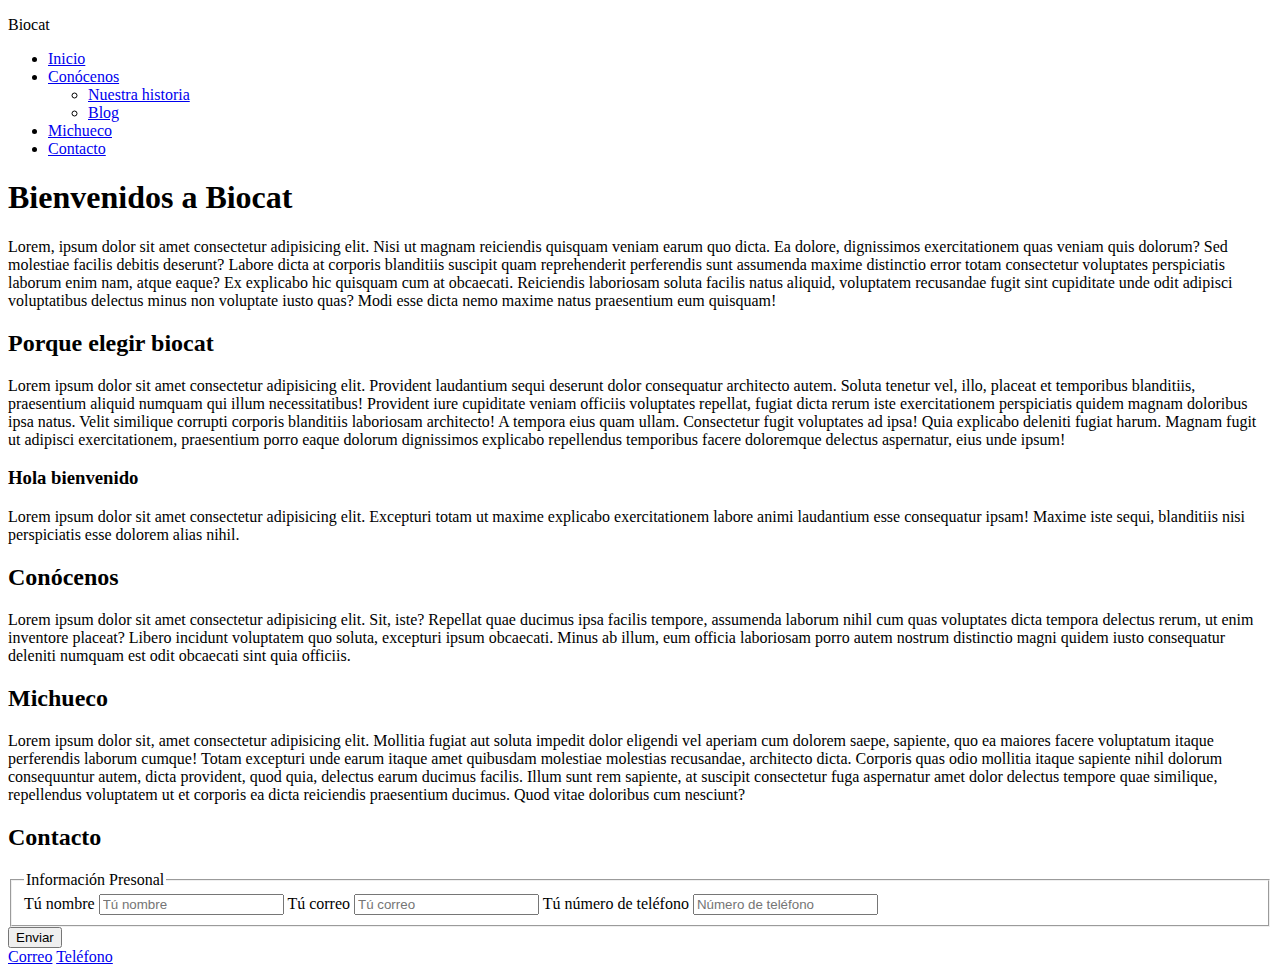
<file: index.html>
<!DOCTYPE html>
<html lang="es">
<head>
    <meta charset="UTF-8">
    <meta name="viewport" content="width=device-width, initial-scale=1.0">
    <meta name="description" content="La mejor arena para tus gatos las tienes en Biocat">
    <title>Document</title>
</head>
<body>
    <header>
        <nav>
        <p>Biocat</p>
        
        <ul>
            <li><a href="#">Inicio</a></li>
            <li><a href="#">Conócenos</a>
            <ul>
                <li><a href="#">Nuestra historia</a></li>
                <li><a href="#">Blog</a></li>
            </ul>
            </li>
            <li><a href="#">Michueco</a></li>
            <li><a href="#">Contacto</a></li>
        </ul>    
        </nav>
    </header>
    <section>
        <h1>Bienvenidos a Biocat</h1>
        <p>Lorem, ipsum dolor sit amet consectetur adipisicing elit. Nisi ut magnam reiciendis quisquam veniam earum quo dicta. Ea dolore, dignissimos exercitationem quas veniam quis dolorum? Sed molestiae facilis debitis deserunt?
        Labore dicta at corporis blanditiis suscipit quam reprehenderit perferendis sunt assumenda maxime distinctio error totam consectetur voluptates perspiciatis laborum enim nam, atque eaque? Ex explicabo hic quisquam cum at obcaecati.
        Reiciendis laboriosam soluta facilis natus aliquid, voluptatem recusandae fugit sint cupiditate unde odit adipisci voluptatibus delectus minus non voluptate iusto quas? Modi esse dicta nemo maxime natus praesentium eum quisquam!</p>
    </section>

    <section>
        <h2>Porque elegir biocat</h2>
        <article>
            <p>Lorem ipsum dolor sit amet consectetur adipisicing elit. Provident laudantium sequi deserunt dolor consequatur architecto autem. Soluta tenetur vel, illo, placeat et temporibus blanditiis, praesentium aliquid numquam qui illum necessitatibus!
            Provident iure cupiditate veniam officiis voluptates repellat, fugiat dicta rerum iste exercitationem perspiciatis quidem magnam doloribus ipsa natus. Velit similique corrupti corporis blanditiis laboriosam architecto! A tempora eius quam ullam.
            Consectetur fugit voluptates ad ipsa! Quia explicabo deleniti fugiat harum. Magnam fugit ut adipisci exercitationem, praesentium porro eaque dolorum dignissimos explicabo repellendus temporibus facere doloremque delectus aspernatur, eius unde ipsum!</p>
            <aside>
                <h3>Hola bienvenido</h3>
                Lorem ipsum dolor sit amet consectetur adipisicing elit. Excepturi totam ut maxime explicabo exercitationem labore animi laudantium esse consequatur ipsam! Maxime iste sequi, blanditiis nisi perspiciatis esse dolorem alias nihil.
            </aside>
        </article>
    </section>

    <section>
        <h2>Conócenos</h2>
        <p>Lorem ipsum dolor sit amet consectetur adipisicing elit. Sit, iste? Repellat quae ducimus ipsa facilis tempore, assumenda laborum nihil cum quas voluptates dicta tempora delectus rerum, ut enim inventore placeat?
        Libero incidunt voluptatem quo soluta, excepturi ipsum obcaecati. Minus ab illum, eum officia laboriosam porro autem nostrum distinctio magni quidem iusto consequatur deleniti numquam est odit obcaecati sint quia officiis.</p>
    </section>

    <section>
        <h2>Michueco</h2>
        <p>Lorem ipsum dolor sit, amet consectetur adipisicing elit. Mollitia fugiat aut soluta impedit dolor eligendi vel aperiam cum dolorem saepe, sapiente, quo ea maiores facere voluptatum itaque perferendis laborum cumque!
        Totam excepturi unde earum itaque amet quibusdam molestiae molestias recusandae, architecto dicta. Corporis quas odio mollitia itaque sapiente nihil dolorum consequuntur autem, dicta provident, quod quia, delectus earum ducimus facilis.
        Illum sunt rem sapiente, at suscipit consectetur fuga aspernatur amet dolor delectus tempore quae similique, repellendus voluptatem ut et corporis ea dicta reiciendis praesentium ducimus. Quod vitae doloribus cum nesciunt?</p>
    </section>

    <section>
        <h2>Contacto</h2>
        <form action="submit">
            <fieldset>
                <legend>Información Presonal</legend>

                <label for="name">Tú nombre</label>
                <input type="text" id="name" placeholder="Tú nombre">

                <label for="email">Tú correo</label>
                <input type="email" id="email" placeholder="Tú correo">

                <label for="tel">Tú número de teléfono</label>
                <input type="number" id="tel" placeholder="Número de teléfono">
            </fieldset>
            <button>Enviar</button>
        </form>
    </section>

    <footer>
        <a href="mailto:jhoancolinav@gmail.com">Correo</a>
        <a href="tel:633749218">Teléfono</a>
    </footer>
</body>
</html>
</file>
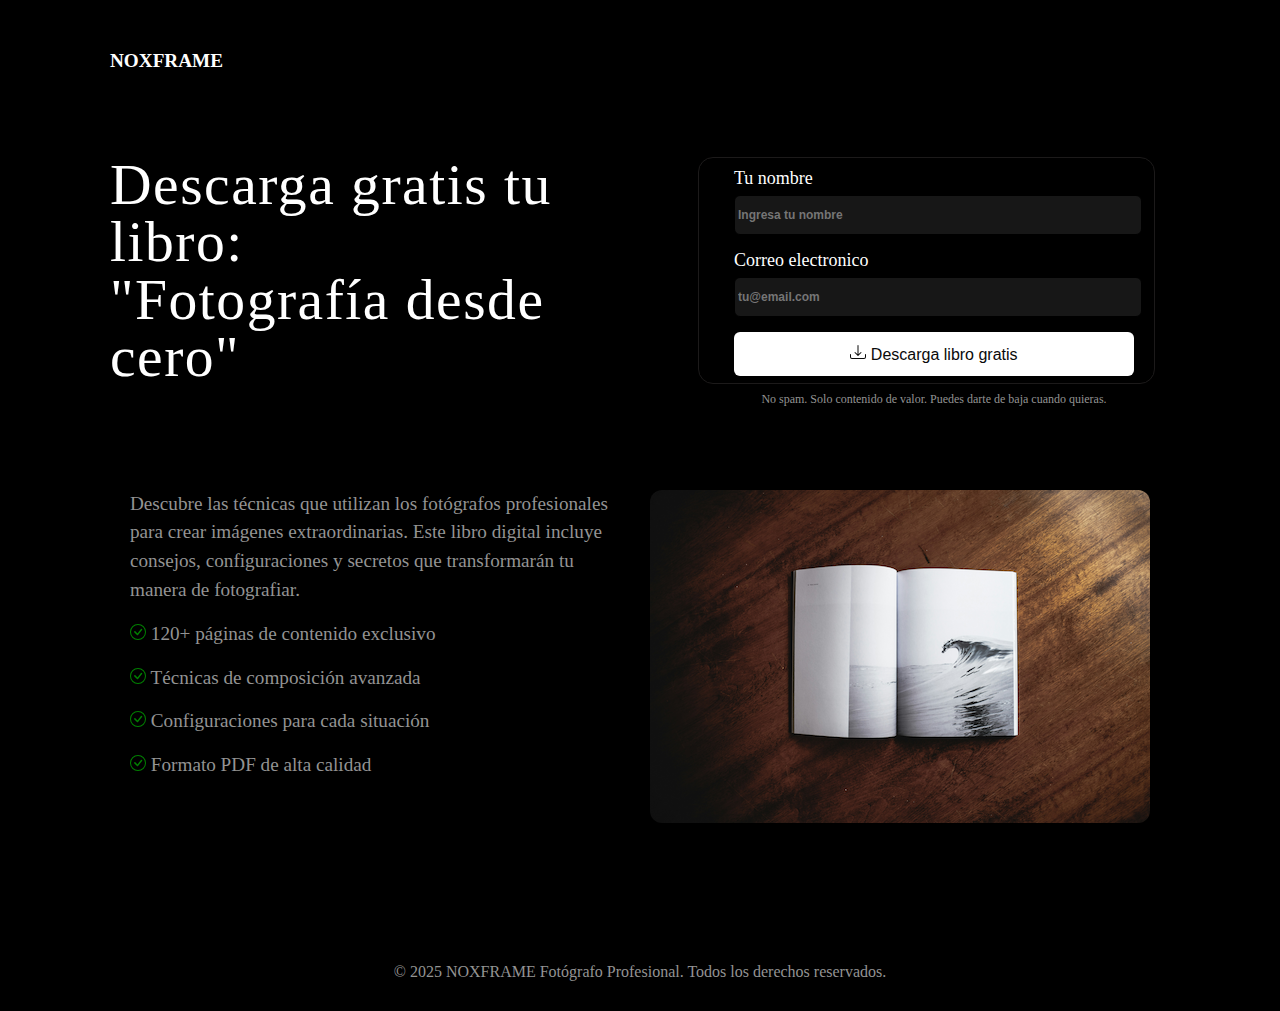
<file: descargar-libro/index.html>
<!DOCTYPE html>
<html lang="es">
<head>
    <meta charset="UTF-8">
    <meta name="viewport" content="width=device-width, initial-scale=1.0">
    <link rel="preconnect" href="https://fonts.googleapis.com">
<link rel="preconnect" href="https://fonts.gstatic.com" crossorigin>
<link href="https://fonts.googleapis.com/css2?family=Judson:ital,wght@0,400;0,700;1,400&display=swap" rel="stylesheet">
<link rel="stylesheet" href="style.css">
    <title>Descarga tu ebook</title>
</head>
    <body>
<header><strong>NOXFRAME</strong>
</header>

    <section class="hero">
        <div class="hero-text">
            <h1>Descarga gratis tu libro:
 <br> "Fotografía desde cero"</h1>
 </div>

    <form class="hero-form" action="http://localhost:5678/webhook/descargar-libro" method="POST">
        <label for="nombre">Tu nombre</label>
        <input type="text" id="nombre" name="nombre" placeholder="Ingresa tu nombre">
        <label for="correo electronico"> Correo electronico</label>
        <input type="text" id="correo electronico" name="correo electronico" placeholder="tu@email.com">
   
        <button type="submit"><svg xmlns="http://www.w3.org/2000/svg" width="16" height="16" fill="currentColor" class="bi bi-download" viewBox="0 0 16 16">
  <path d="M.5 9.9a.5.5 0 0 1 .5.5v2.5a1 1 0 0 0 1 1h12a1 1 0 0 0 1-1v-2.5a.5.5 0 0 1 1 0v2.5a2 2 0 0 1-2 2H2a2 2 0 0 1-2-2v-2.5a.5.5 0 0 1 .5-.5"/>
  <path d="M7.646 11.854a.5.5 0 0 0 .708 0l3-3a.5.5 0 0 0-.708-.708L8.5 10.293V1.5a.5.5 0 0 0-1 0v8.793L5.354 8.146a.5.5 0 1 0-.708.708z"/>
</svg> Descarga libro gratis </button>
     <div class="no-spam">No spam. Solo contenido de valor. Puedes darte de baja cuando quieras.</div>
</form>
    </section>

    <section class="bottom-section">
        <div class="paragraphs">
            <p>Descubre las técnicas que utilizan los fotógrafos profesionales para crear imágenes extraordinarias. Este libro digital incluye consejos, configuraciones y secretos que transformarán tu manera de fotografiar.</p>
            <p><svg xmlns="http://www.w3.org/2000/svg" width="16" height="16" fill="Green" class="bi bi-check-circle" viewBox="0 0 16 16">
  <path d="M8 15A7 7 0 1 1 8 1a7 7 0 0 1 0 14m0 1A8 8 0 1 0 8 0a8 8 0 0 0 0 16"/>
  <path d="m10.97 4.97-.02.022-3.473 4.425-2.093-2.094a.75.75 0 0 0-1.06 1.06L6.97 11.03a.75.75 0 0 0 1.079-.02l3.992-4.99a.75.75 0 0 0-1.071-1.05"/>
</svg> 120+ páginas de contenido exclusivo</p> 

<p><svg xmlns="http://www.w3.org/2000/svg" width="16" height="16" fill="Green" class="bi bi-check-circle" viewBox="0 0 16 16">
  <path d="M8 15A7 7 0 1 1 8 1a7 7 0 0 1 0 14m0 1A8 8 0 1 0 8 0a8 8 0 0 0 0 16"/>
  <path d="m10.97 4.97-.02.022-3.473 4.425-2.093-2.094a.75.75 0 0 0-1.06 1.06L6.97 11.03a.75.75 0 0 0 1.079-.02l3.992-4.99a.75.75 0 0 0-1.071-1.05"/>
</svg> Técnicas de composición avanzada</p>

<p><svg xmlns="http://www.w3.org/2000/svg" width="16" height="16" fill="Green" class="bi bi-check-circle" viewBox="0 0 16 16">
  <path d="M8 15A7 7 0 1 1 8 1a7 7 0 0 1 0 14m0 1A8 8 0 1 0 8 0a8 8 0 0 0 0 16"/>
  <path d="m10.97 4.97-.02.022-3.473 4.425-2.093-2.094a.75.75 0 0 0-1.06 1.06L6.97 11.03a.75.75 0 0 0 1.079-.02l3.992-4.99a.75.75 0 0 0-1.071-1.05"/>
</svg> Configuraciones para cada situación</p>

<p><svg xmlns="http://www.w3.org/2000/svg" width="16" height="16" fill="Green" class="bi bi-check-circle" viewBox="0 0 16 16">
  <path d="M8 15A7 7 0 1 1 8 1a7 7 0 0 1 0 14m0 1A8 8 0 1 0 8 0a8 8 0 0 0 0 16"/>
  <path d="m10.97 4.97-.02.022-3.473 4.425-2.093-2.094a.75.75 0 0 0-1.06 1.06L6.97 11.03a.75.75 0 0 0 1.079-.02l3.992-4.99a.75.75 0 0 0-1.071-1.05"/>
</svg> Formato PDF de alta calidad</p>
 </div>

    <div class="bottom-image">
        <img src="imagenes/imagen.png" alt="Imagen ilustrativa">
        </div>
    </section>

    <footer>© 2025 NOXFRAME Fotógrafo Profesional. Todos los derechos reservados.</footer>
    
    </body>
</html>
</file>
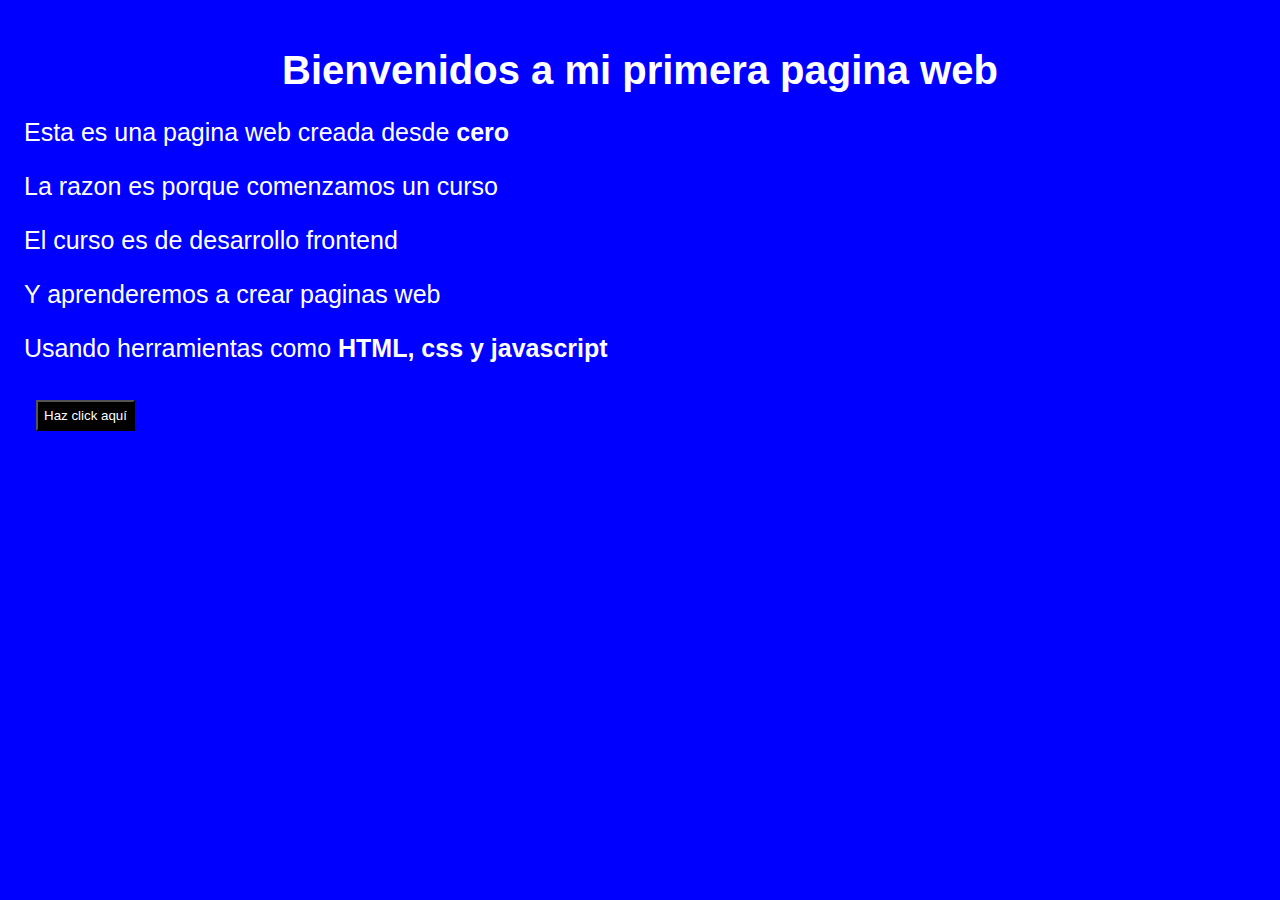
<file: mi-primera-web/index.html>
<!DOCTYPE html>
<html lang="en">
<head>
    <meta charset="UTF-8">
    <meta name="viewport" content="width=device-width, initial-scale=1.0">
    <title>Mi primera pagina web</title>
    <link rel="stylesheet" href="style.css">
    <link rel="stylesheet" href="script.js">
    <script src="script.js"></script>
</head>
<body>
    <h1>Bienvenidos a mi primera pagina web</h1>
    <p>Esta es una pagina web creada desde <strong>cero</strong></p>
    <p>La razon es porque comenzamos un curso</p>
    <p>El curso es de desarrollo frontend</p>
    <p>Y aprenderemos a crear paginas web</p>
    <p>Usando herramientas como <strong>HTML, css y javascript</strong></p>
    <button onclick="pedirNombre()">Haz click aquí</button>
</body>
</html>
</file>
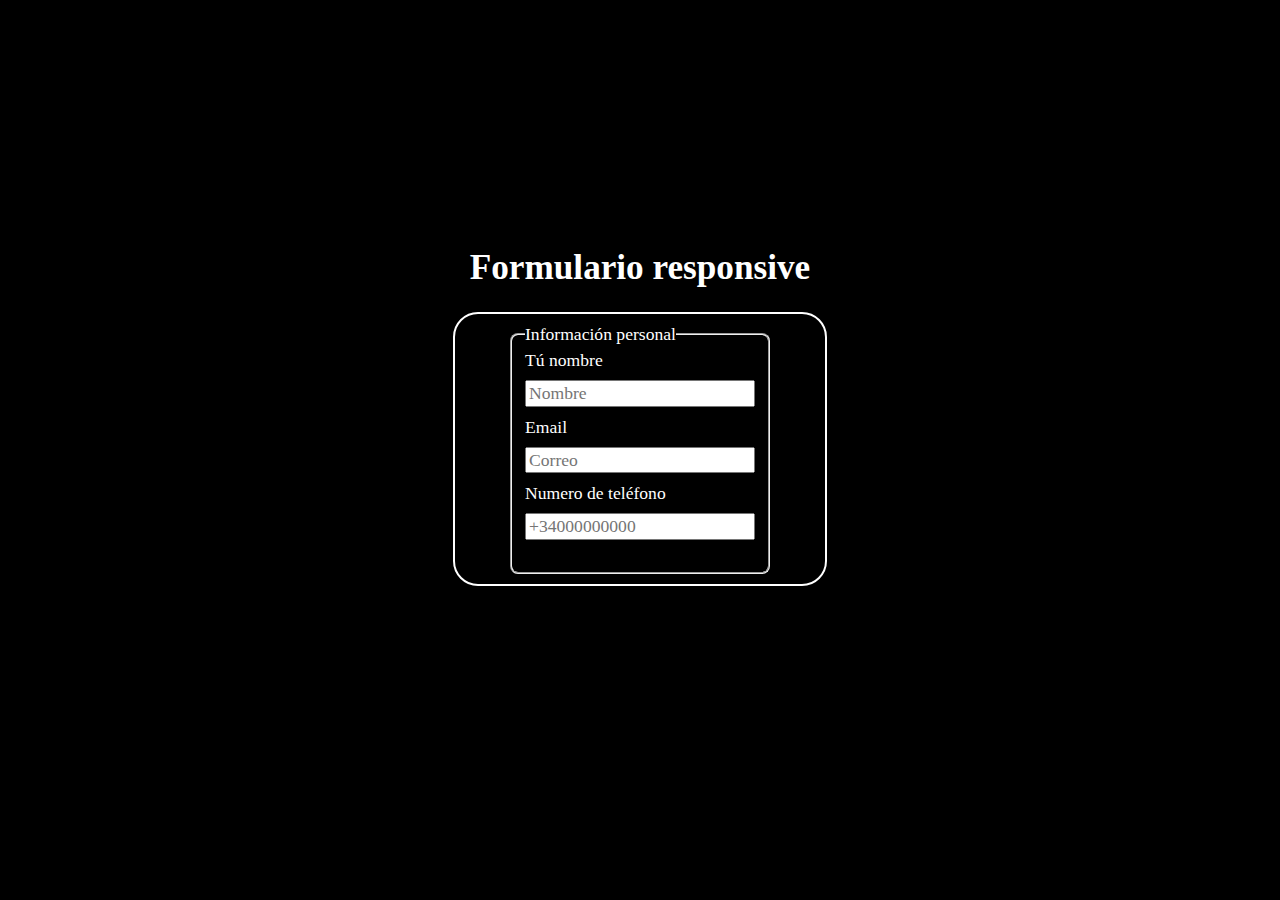
<file: practicas-css/formulario-flex/index.html>
<!DOCTYPE html>
<html lang="en">
<head>
    <meta charset="UTF-8">
    <meta name="viewport" content="width=device-width, initial-scale=1.0">
    <link rel="stylesheet" href="base.css">
    <link rel="stylesheet" href="style.css">
    <title>Document</title>
</head>
<body>
    <main>
        <h1>Formulario responsive</h1>
        <form action="#">
            <fieldset>
                <legend>Información personal</legend>

                <label for="name">Tú nombre</label>
                <input type="text" id="name" placeholder="Nombre" required>

                <label for="email">Email</label>
                <input type="email" id="email" placeholder="Correo" required>

                <label for="tel">Numero de teléfono</label>
                <input type="number" id="tel" placeholder="+34000000000" required>
                
            </fieldset>
        </form>
    </main>
</body>
</html>
</file>
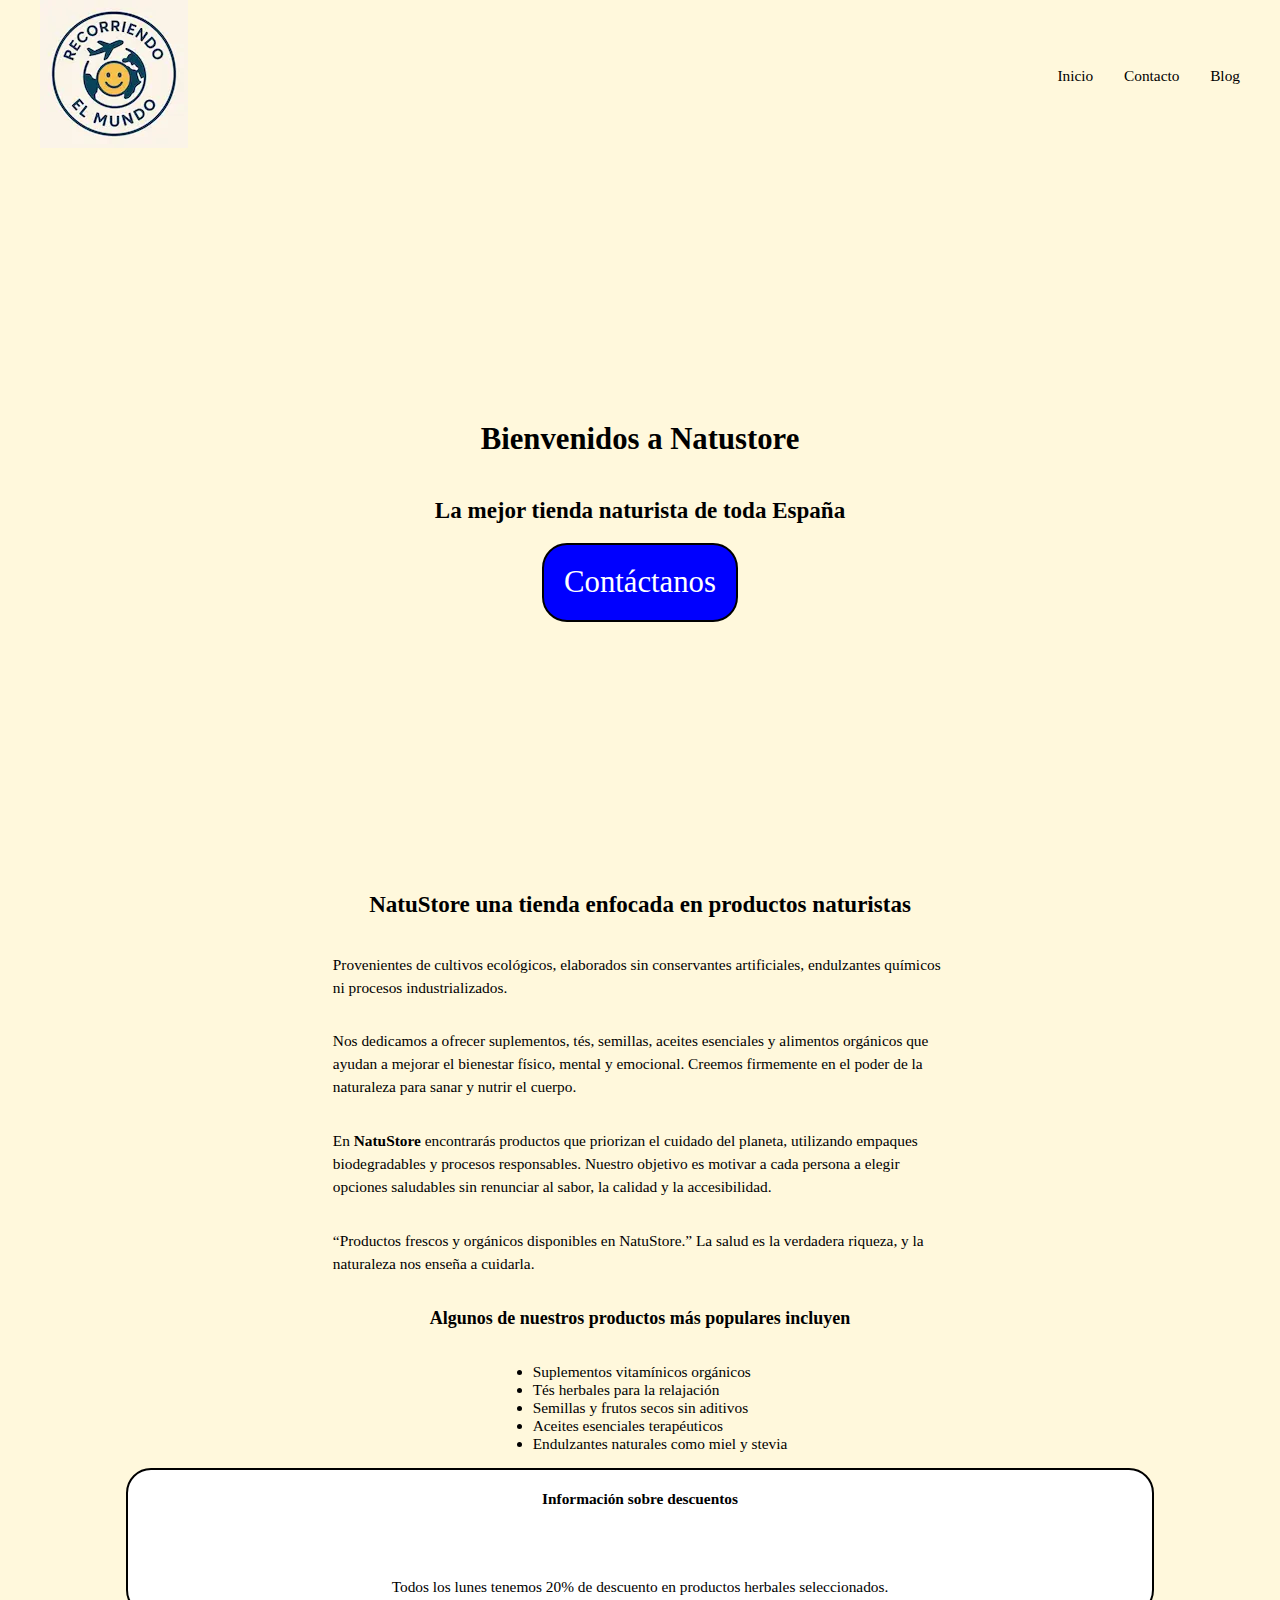
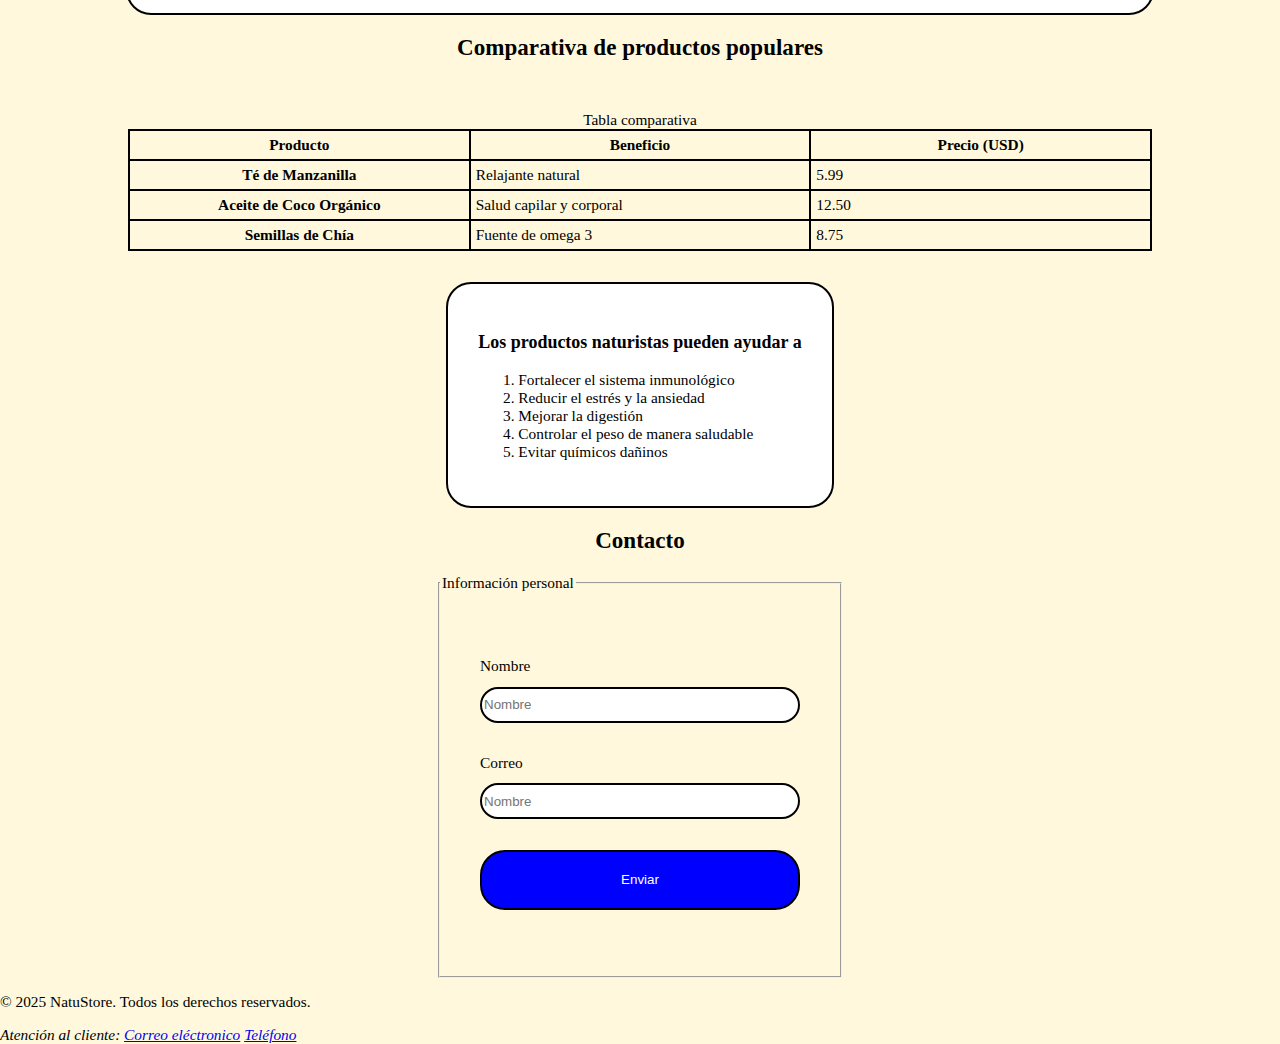
<file: prácticas/práctica-1/index.html>
<!DOCTYPE html>
<html lang="es">
<head>
    <meta charset="UTF-8">
    <meta name="viewport" content="width=device-width, initial-scale=1.0">
    <meta name="description" content="La mejor tienda naturista de toda España, hacemos envios a todo el país.">
    <link rel="stylesheet" href="style.css">
    <title>Natustore</title>
</head>
<body>
    <main>
        <header>
            <nav>
            <a href="Inicio"><img src="../logo(1).webp" alt="Inicio"></a>

            <ul>
                <li><a href="#">Inicio</a></li>
                <li><a href="#Contacto">Contacto</a></li>
                <li><a href="#">Blog</a></li>
            </ul>
            </nav>
        </header>

        <section class="hero">
            <h1>Bienvenidos a Natustore</h1>

            <h2>La mejor tienda naturista de toda España</h2>

            <a href="#" class="cta-btn">Contáctanos</a>
        </section>

        <div>
        <section  class="block-1">
            <h2>NatuStore una tienda enfocada en productos naturistas</h2>

            <p>Provenientes de cultivos ecológicos, elaborados sin conservantes artificiales, endulzantes químicos ni procesos industrializados.</p>

            <p>Nos dedicamos a ofrecer suplementos, tés, semillas, aceites esenciales y alimentos orgánicos que ayudan a mejorar el bienestar físico, mental y emocional. Creemos firmemente en el poder de la naturaleza para sanar y nutrir el cuerpo.</p>

            <p>En <strong>NatuStore</strong> encontrarás productos que priorizan el cuidado del planeta, utilizando empaques biodegradables y procesos responsables. Nuestro objetivo es motivar a cada persona a elegir opciones saludables sin renunciar al sabor, la calidad y la accesibilidad.</p>

<p>“Productos frescos y orgánicos disponibles en NatuStore.”

La salud es la verdadera riqueza, y la naturaleza nos enseña a cuidarla.</p>
        

        <h3>Algunos de nuestros productos más populares incluyen</h3>

        <ul>
            <li>Suplementos vitamínicos orgánicos</li>
            <li>Tés herbales para la relajación</li>
            <li>Semillas y frutos secos sin aditivos</li>
            <li>Aceites esenciales terapéuticos</li>
            <li>Endulzantes naturales como miel y stevia</li>
        </ul>
        
        <article>
            <h4>Información sobre descuentos</h4>

            <p>Todos los lunes tenemos 20% de descuento en productos herbales seleccionados.</p>
        </article>
    </section>
    </div>

    <section class="block-2">
        <h2>Comparativa de productos populares</h2>

        <table>
            <caption>Tabla comparativa</caption>

            <tr>
                <th scope="col">Producto</th>
                <th scope="col">Beneficio</th>
                <th scope="col">Precio (USD)</th>
            </tr>

            <tr>
                <th>Té de Manzanilla</th>
                <td>Relajante natural</td>
                <td>5.99</td>
            </tr>

            <tr>
                <th>Aceite de Coco Orgánico</th>
                <td>Salud capilar y corporal</td>
                <td>12.50</td>
            </tr>

            <tr>
                <th>Semillas de Chía</th>
                <td>Fuente de omega 3</td>
                <td>8.75</td>
            </tr>
        </table>

        <div class="help-list">
        <h3>Los productos naturistas pueden ayudar a</h3>
        <ol>
            <li>Fortalecer el sistema inmunológico</li>
            <li>Reducir el estrés y la ansiedad</li>
            <li>Mejorar la digestión</li>
            <li>Controlar el peso de manera saludable</li>
            <li>Evitar químicos dañinos</li>
        </ol> 
        </div>
    </section>

    <section class="contact" id="Contacto">

        <h2>Contacto</h2>

        <form action="#" method="post">
            <fieldset class="form">
                <legend>Información personal
                </legend>

                <label for="name">Nombre
                <input type="text" id="name" placeholder="Nombre" required></label>

                <label for="email">Correo
                <input type="email" id="email" placeholder="Nombre" required></label>

                <button>Enviar</button>
            </fieldset>
        </form>
    </section>
    </main>

    <footer>
        <p>© 2025 NatuStore. Todos los derechos reservados.</p>

        <address>Atención al cliente: <a href="mailto:contacto@natustore.com ">Correo eléctronico</a> <a href="tel:91245678">Teléfono</a></address>
    </footer>
</body>
</html>
</file>
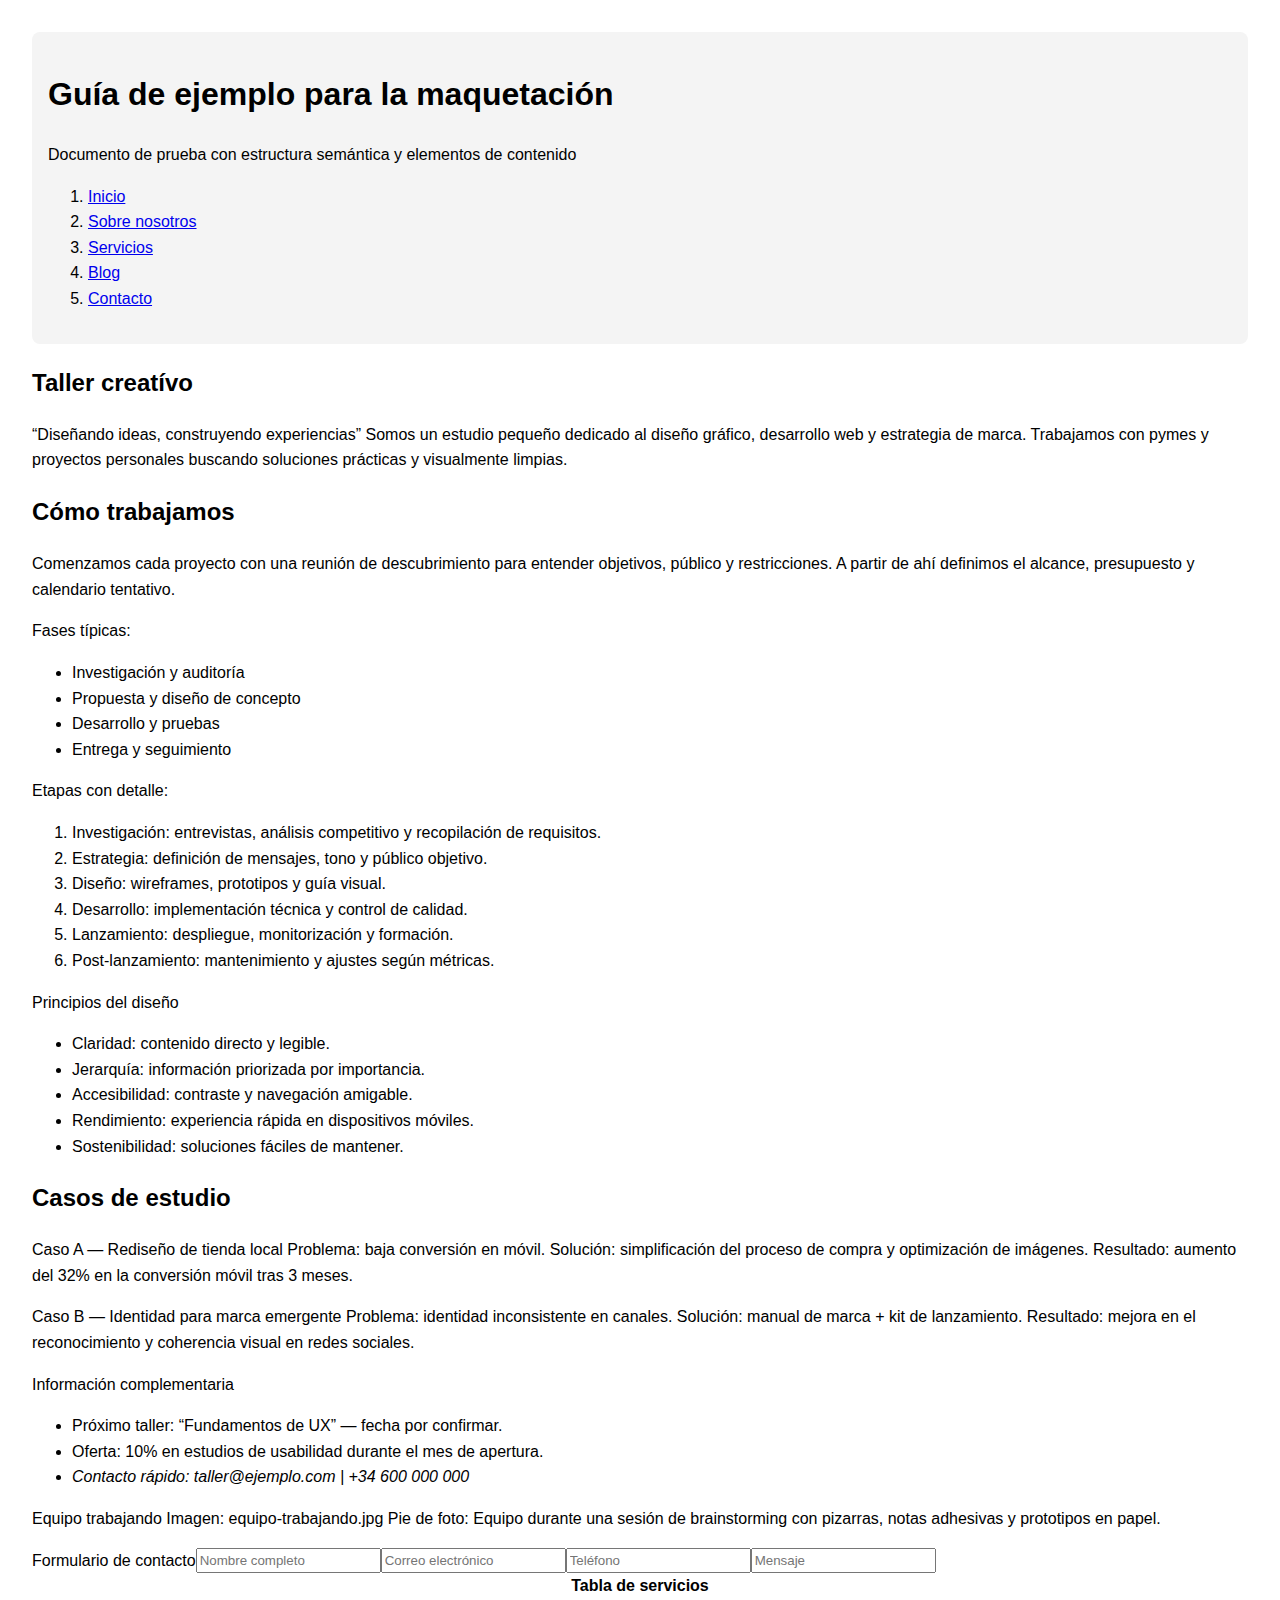
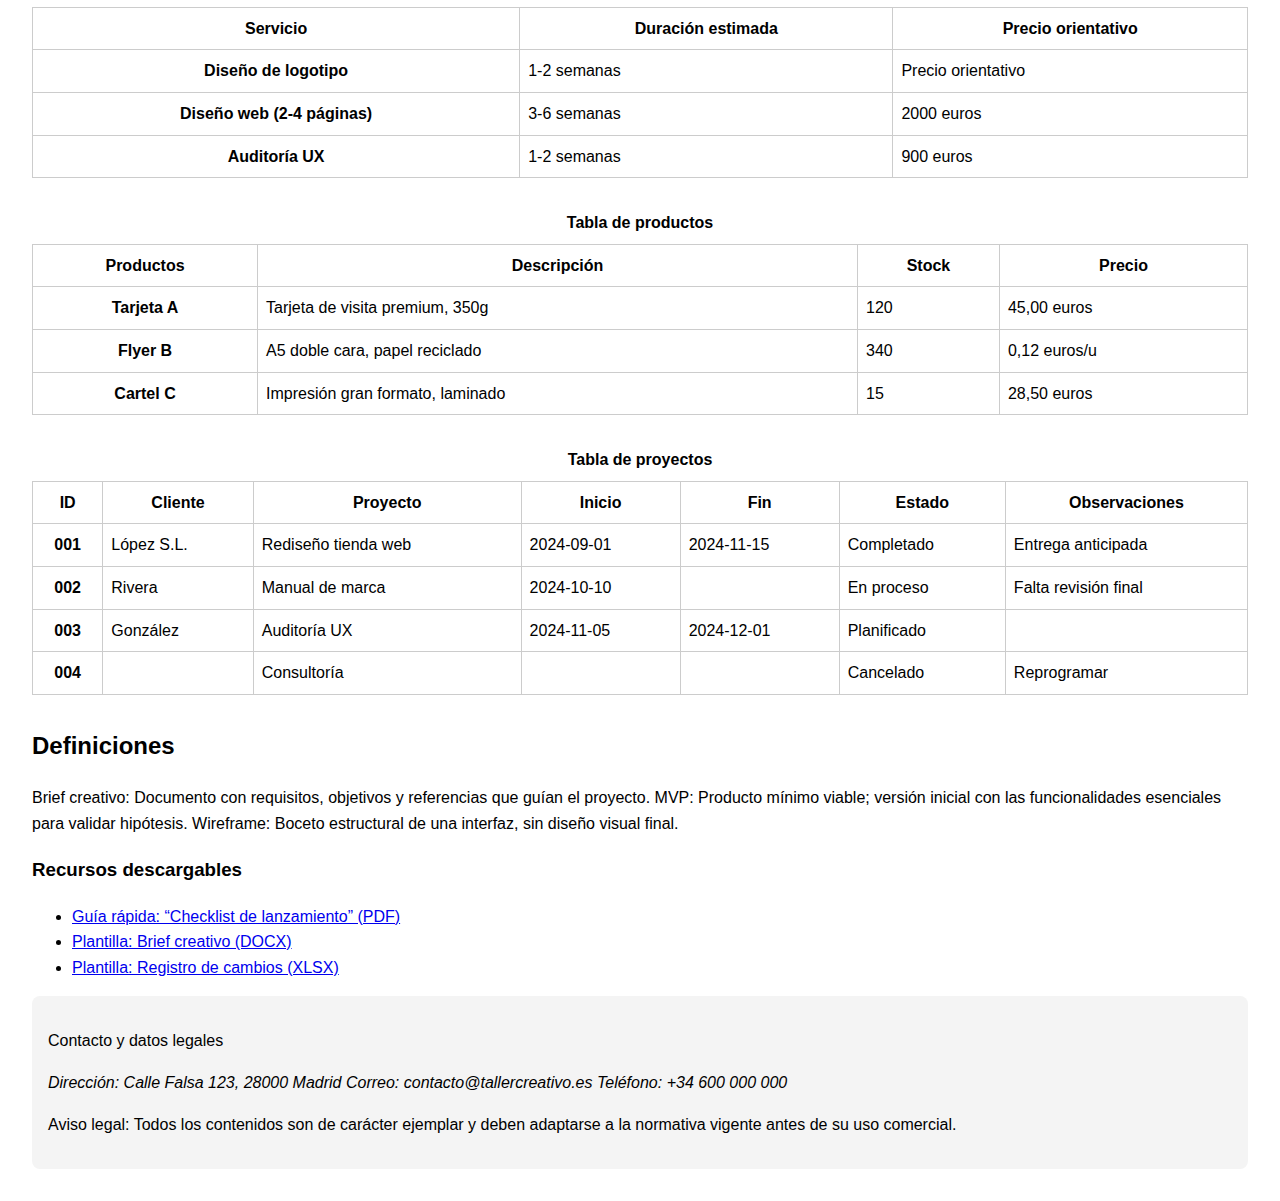
<file: practica-1/01-web.html>
<!DOCTYPE html>
<html lang="es">
<head>
    <meta charset="UTF-8">
    <meta name="desciption" content="width=device-width, initial-scale=1.0">
    <title>Práctica HTML</title>
    <link rel="stylesheet" href="style.css">
</head>
<body>
    <main>
    <header>
        <h1>Guía de ejemplo para la maquetación</h1>
        <p>Documento de prueba con estructura semántica y elementos de contenido</p>

        <nav>
            <ol>
              <li><a href="#">Inicio</a></li>
              <li><a href="#">Sobre nosotros</a></li>
              <li><a href="#">Servicios</a></li>
              <li><a href="#">Blog</a></li>
              <li><a href="#">Contacto</a></li>  
            </ol>
        </nav>
    </header>

    
        <h2>Taller creatívo</h2>
        <p>“Diseñando ideas, construyendo experiencias”
Somos un estudio pequeño dedicado al diseño gráfico, desarrollo web y estrategia de marca. Trabajamos con pymes y proyectos personales buscando soluciones prácticas y visualmente limpias.</p>

<section>
    <h2>Cómo trabajamos</h2>
    <p>Comenzamos cada proyecto con una reunión de descubrimiento para entender objetivos, público y restricciones. A partir de ahí definimos el alcance, presupuesto y calendario tentativo.</p>

    <p>Fases típicas:</p>
    <ul>
        <li>Investigación y auditoría</li>
        <li>Propuesta y diseño de concepto</li>
        <li>Desarrollo y pruebas</li>
        <li>Entrega y seguimiento</li>
    </ul>

    <p>Etapas con detalle:</p>
    <ol>
        <li>Investigación: entrevistas, análisis competitivo y recopilación de requisitos.</li>
        <li>Estrategia: definición de mensajes, tono y público objetivo.</li>
        <li>Diseño: wireframes, prototipos y guía visual.</li>
        <li>Desarrollo: implementación técnica y control de calidad.</li>
        <li>Lanzamiento: despliegue, monitorización y formación.</li>
        <li>Post-lanzamiento: mantenimiento y ajustes según métricas.</li>
    </ol>

    <p>Principios del diseño</p>
        <ul>
            <li>Claridad: contenido directo y legible.</li>
            <li>Jerarquía: información priorizada por importancia.</li>
            <li>Accesibilidad: contraste y navegación amigable.</li>
            <li>Rendimiento: experiencia rápida en dispositivos móviles.</li>
            <li>Sostenibilidad: soluciones fáciles de mantener.</li>
        </ul>
</section>
    </main>
    
<section>
    <h2>Casos de estudio</h2>
    <p>Caso A — Rediseño de tienda local
Problema: baja conversión en móvil.
Solución: simplificación del proceso de compra y optimización de imágenes.
Resultado: aumento del 32% en la conversión móvil tras 3 meses.</p>

<p>Caso B — Identidad para marca emergente
Problema: identidad inconsistente en canales.
Solución: manual de marca + kit de lanzamiento.
Resultado: mejora en el reconocimiento y coherencia visual en redes sociales.</p>

<p>Información complementaria</p>
    <ul>
        <li>Próximo taller: “Fundamentos de UX” — fecha por confirmar.</li>
        <li>Oferta: 10% en estudios de usabilidad durante el mes de apertura.</li>
        <li><address>Contacto rápido: taller@ejemplo.com
 | +34 600 000 000</address></li>
    </ul>

    <p>Equipo trabajando
Imagen: equipo-trabajando.jpg
Pie de foto: Equipo durante una sesión de brainstorming con pizarras, notas adhesivas y prototipos en papel.</p>
</section>

<form action="#">Formulario de contacto
    <label for="Nombre"></label>
        <input type="text" id="Nombre" placeholder="Nombre completo">
    
    <label for="Correo electrónico"></label>
    <input type="text" id="Correo electrónico" placeholder="Correo electrónico">
    

    <label for="Teléfono"></label>
    <input type="number" id="Teléfono" placeholder="Teléfono">

    <label for="Mensaje"></label>
    <input type="text" id="Mensaje" placeholder="Mensaje">
</form>

<table border="1">
    <caption>Tabla de servicios</caption>
    <tr>
        <th scope="col">Servicio</th>
        <th scope="col">Duración estimada</th>
        <th scope="col">Precio orientativo</th>
    </tr>

    <tr>
        <th scope="row">Diseño de logotipo</th>
        <td>1-2 semanas</td>
        <td>Precio orientativo</td>
    </tr>

    <tr>
        <th scope="row">Diseño web (2-4 páginas)</th>
        <td>3-6 semanas</td>
        <td>2000 euros</td>
    </tr>

    <tr>
        <th scope="row">Auditoría UX</th>
        <td>1-2 semanas</td>
        <td>900 euros</td>
    </tr>

</table>

<table border="1">
    <caption>Tabla de productos</caption>
    <tr>
        <th scope="col">Productos</th>
        <th scope="col">Descripción</th>
        <th scope="col">Stock</th>
        <th scope="col">Precio</th>
    </tr>

    <tr>
        <th scope="row">Tarjeta A</th>
        <td>Tarjeta de visita premium, 350g</td>
        <td>120</td>
        <td>45,00 euros</td>
    </tr>

    <tr>
        <th scope="row">Flyer B</th>
        <td>A5 doble cara, papel reciclado</td>
        <td>340</td>
        <td>0,12 euros/u</td>
    </tr>

    <tr>
        <th scope="row">Cartel C</th>
        <td>Impresión gran formato, laminado</td>
        <td>15</td>
        <td>28,50 euros</td>
    </tr>
</table>

<table border="1">
    <caption>Tabla de proyectos</caption>
    <tr>
        <th scope="col">ID</th>
        <th scope="col">Cliente</th>
        <th scope="col">Proyecto</th>
        <th scope="col">Inicio</th>
        <th scope="col">Fin</th>
        <th scope="col">Estado</th>
        <th scope="col">Observaciones</th>
    </tr>
    
    <tr>
        <th scope="row">001</th>
        <td>López S.L.</td>
        <td>Rediseño tienda web</td>
        <td>2024-09-01</td>
        <td>2024-11-15</td>
        <td>Completado</td>
        <td>Entrega anticipada</td>
    </tr>

    <tr>
        <th scope="row">002</th>
        <td>Rivera</td>
        <td>Manual de marca</td>
        <td>2024-10-10</td>
        <td></td>
        <td>En proceso</td>
        <td>Falta revisión final</td>
    </tr>

    <tr>
        <th scope="row">003</th>
        <td>González</td>
        <td>Auditoría UX</td>
        <td>2024-11-05</td>
        <td>2024-12-01</td>
        <td>Planificado</td>
        <td></td>
    </tr>

    <tr>
        <th scope="row">004</th>
        <td></td>
        <td>Consultoría</td>
        <td></td>
        <td></td>
        <td>Cancelado</td>
        <td>Reprogramar</td>
    </tr>
</table>

<article>
    <h2>Definiciones</h2>
    <p>Brief creativo: Documento con requisitos, objetivos y referencias que guían el proyecto.
MVP: Producto mínimo viable; versión inicial con las funcionalidades esenciales para validar hipótesis.
Wireframe: Boceto estructural de una interfaz, sin diseño visual final.</p>

<h3>Recursos descargables</h3>
        <ul>
            <li><a href="doc-jhoan.pdf" download="Guía rápida" target="_blank">Guía rápida: “Checklist de lanzamiento” (PDF)</a></li>
            <li><a href="doc-jhoan.pdf" download="Plantilla" target="_blank">Plantilla: Brief creativo (DOCX)</a></li>
            <li><a href="doc-jhoan.pdf" download="Registro de cambios" target="_blank">Plantilla: Registro de cambios (XLSX)</a></li>
        </ul>
</article>

<footer>
    <p>Contacto y datos legales</p>
    <address>
        Dirección: Calle Falsa 123, 28000 Madrid
Correo: contacto@tallercreativo.es

Teléfono: +34 600 000 000
    </address>

    <p>Aviso legal: Todos los contenidos son de carácter ejemplar y deben adaptarse a la normativa vigente antes de su uso comercial.</p>
</footer>
</body>
</html>
</file>
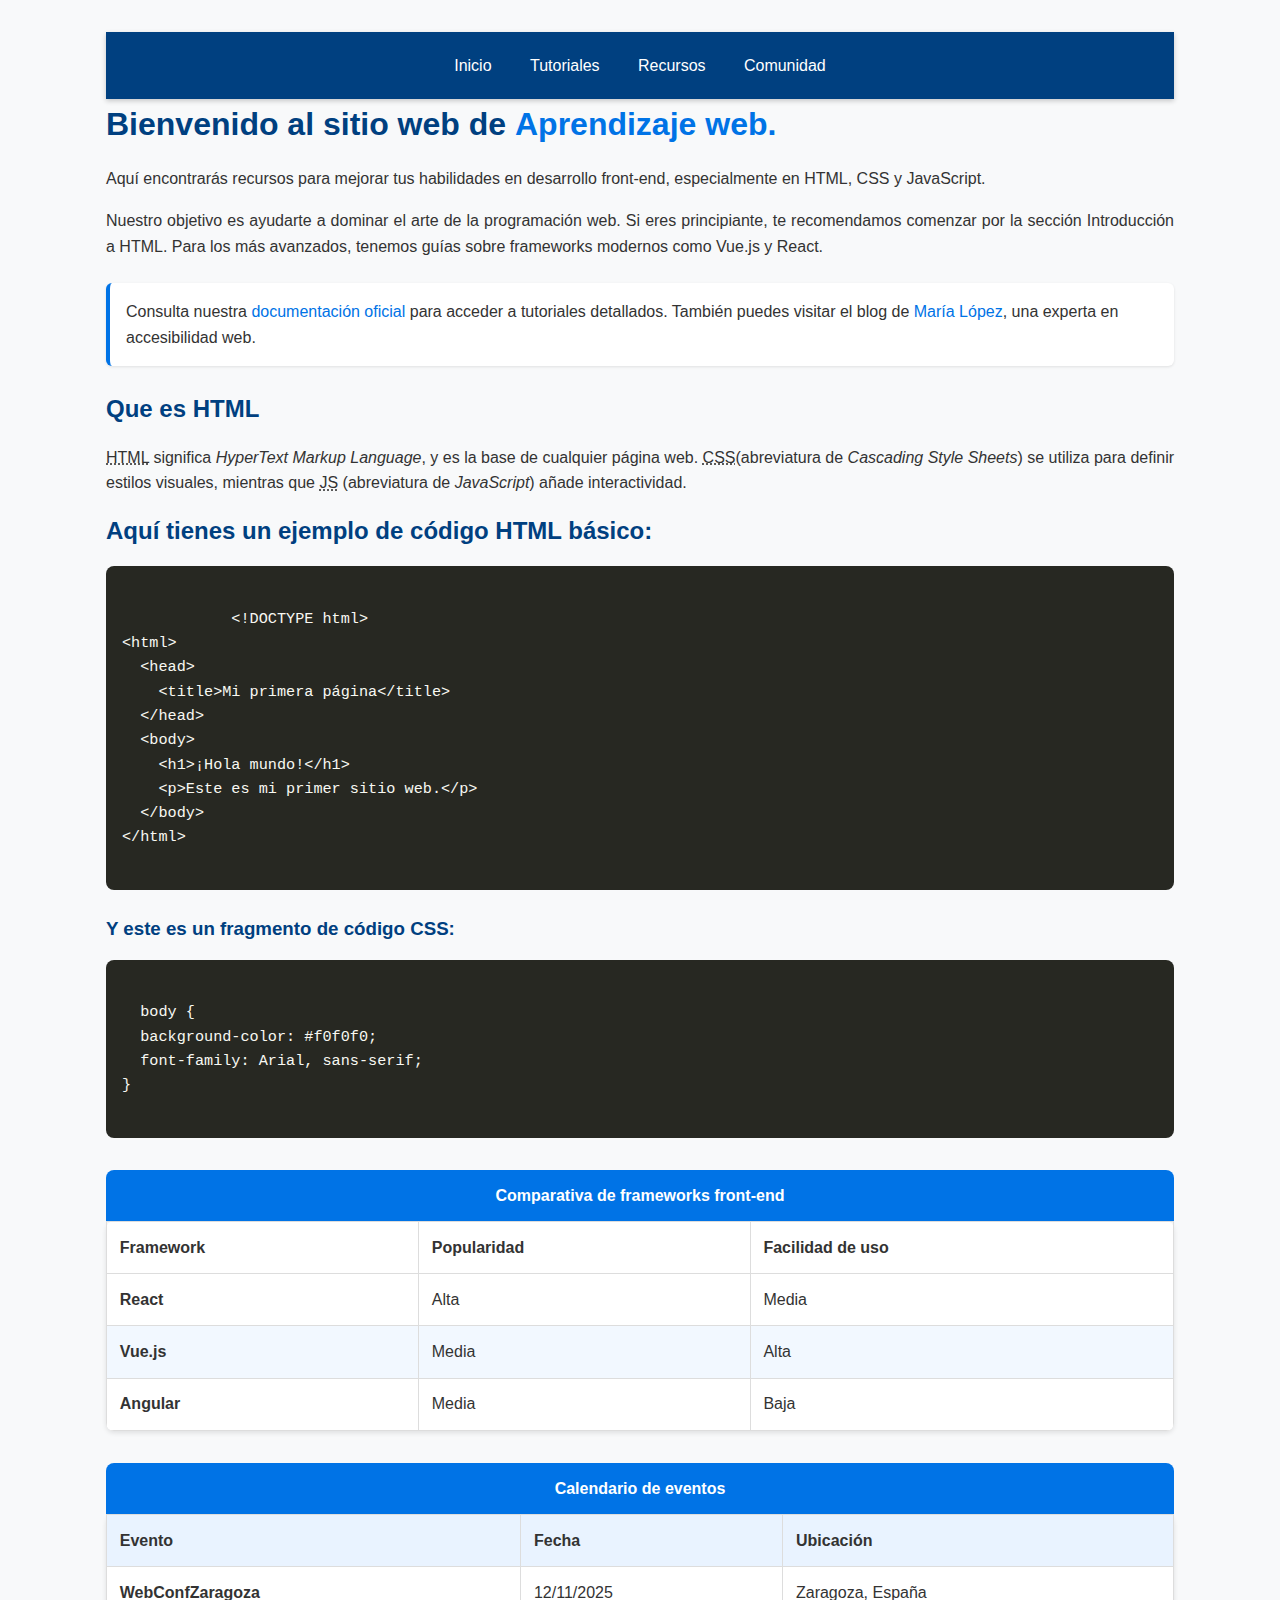
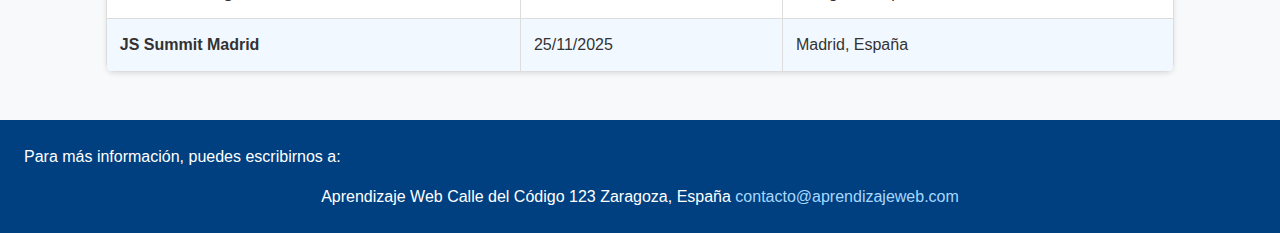
<file: Workspace/aprendizaje-web/index-practica.html>
<!DOCTYPE html>
<html lang="es">
<head>
    <meta charset="UTF-8">
    <meta name="viewport" content="width=device-width, initial-scale=1.0">
    <title>Aprendizaje web</title>
    <link rel="stylesheet" href="style.css">
</head>
<body>
    <main>
    <header class="header">
        <nav>
          <ul>
    <li><a href="#">Inicio</a></li>

    <li><a href="#">Tutoriales</a>
        <ul>
            <li><a href="#" target="_blank">HTML</a></li>
            <li><a href="#" target="_blank">CSS</a></li>
            <li><a href="#" target="_blank">JavaScript</a></li>
        </ul>
    </li>

    <li><a href="#">Recursos</a>
        <ul>
            <li><a href="#" target="_blank">Enlaces útiles</a></li>
            <li><a href="#" target="_blank">Libros recomendados</a></li>
        </ul>
    </li>

    <li><a href="#">Comunidad</a>
        <ul>
            <li><a href="#" target="_blank">Foro</a></li>
            <li><a href="#" target="_blank">Eventos</a></li>
            <li><a href="#" target="_blank">Mentores</a></li>
        </ul>
    </li>
</ul>

        </nav>
    </header>

    <section>
        <h1>Bienvenido al sitio web de <strong>Aprendizaje web.</strong></h1>
        
        <p>Aquí encontrarás recursos para mejorar tus habilidades en desarrollo front-end, especialmente en HTML, CSS y JavaScript.</p>

        <p>Nuestro objetivo es ayudarte a dominar el arte de la programación web. Si eres principiante, te recomendamos comenzar por la sección Introducción a HTML. Para los más avanzados, tenemos guías sobre frameworks modernos como Vue.js y React.
        </p>

        <article>
            Consulta nuestra <a href="#" target="_blank">documentación oficial</a> para acceder a tutoriales detallados. También puedes visitar el blog de <a href="#" target="_blank">María López</a>, una experta en accesibilidad web.
        </article>

    </section>

    <section>
        <h2>Que es HTML</h2>

        <p><abbr title="html">HTML</abbr> significa <i>HyperText Markup Language</i>, y es la base de cualquier página web. <abbr title="Css">CSS</abbr>(abreviatura de <i>Cascading Style Sheets</i>) se utiliza para definir estilos visuales, mientras que <abbr title="JavaScript">JS</abbr> (abreviatura de <i>JavaScript</i>) añade interactividad.
        </p>    
    </section>

    <section>
        <h2>Aquí tienes un ejemplo de código HTML básico:</h2>

        <pre><code>
            &lt;!DOCTYPE html&gt;
&lt;html&gt;
  &lt;head&gt;
    &lt;title&gt;Mi primera p&aacute;gina&lt;/title&gt;
  &lt;/head&gt;
  &lt;body&gt;
    &lt;h1&gt;&iexcl;Hola mundo!&lt;/h1&gt;
    &lt;p&gt;Este es mi primer sitio web.&lt;/p&gt;
  &lt;/body&gt;
&lt;/html&gt;  
        </code></pre>

        <h3>Y este es un fragmento de código CSS:</h3>

        <pre><code>
  body {
  background-color: #f0f0f0;
  font-family: Arial, sans-serif;
}
        </code></pre>
    </section>

    <section>
        <table class="tabla">
        <thead>
            <caption>Comparativa de frameworks front-end</caption>
            <tr>
                <th scope="col">Framework</th>
                <th scope="col">Popularidad</th>
                <th scope="col">Facilidad de uso</th>
            </tr>
        </thead>

        <tbody>
            <tr>
                <th scope="row">React</th>
                <td>Alta</td>
                <td>Media</td>
            </tr>

            <tr>
                <th scope="row">Vue.js</th>
                <td>Media</td>
                <td>Alta</td>
            </tr>

            <tr>
                <th scope="row">Angular</th>
                <td>Media</td>
                <td>Baja</td>
            </tr>
        </tbody>
        </table>

        <table class="tabla">
            <caption>Calendario de eventos</caption>
        <thead>
            <tr>
                <th scope="col">Evento</th>
                <th scope="col">Fecha</th>
                <th scope="col">Ubicación</th>
            </tr>
        </thead>

        <tbody>
            <tr>
                <th scope="row">WebConfZaragoza</th>
                <td>12/11/2025</td>
                <td>Zaragoza, España</td>
            </tr>

            <tr>
                <th scope="row">JS Summit Madrid</th>
                <td>25/11/2025</td>
                <td>Madrid, España</td>
            </tr>
        </tbody>
        </table>
    </section>
    </main>

    <footer>
        <p>Para más información, puedes escribirnos a:</p>
        <address>Aprendizaje Web
Calle del Código 123
Zaragoza, España
<a href="#">contacto@aprendizajeweb.com</a>
        </address>
    </footer>
</body>
</html>
</file>
<file: descargar-libro/style.css>
body{
    margin: 10px;
    background-color: black;
    color: white;
}

header{
    font-size: 1.5vw;
    color: white;
    padding-left: 100px;
    padding-top: 40px;
}


.hero{
    display: flex;
    justify-content: space-between;
    align-items: center;
    padding: 45px 100px;
    flex-wrap: wrap;
    gap: 20;
}

.hero-text{
    flex: 1;
    min-width: 300px;
    margin-right: 30px;
}

.hero-text h1{
    font-size: 4.5vw;
    font-weight: normal;
    letter-spacing: 1.5px;
    line-height: 1;
    color: white;
}

.hero form{
    position: relative;
    background-color: #000;
    border: 1px solid #1c1a1a;
    font-size: 1rem;
    flex: 1;
    max-width: 400px;
    height: 180px;
    margin: auto;
    margin-right: 15px;
    padding: 10px 20px;
    padding-bottom: 35px;
    padding-left: 35px;
    border-radius: 15px;
    box-shadow: 0 0px 15px #000;
    display: flex;
    flex-direction: column;
    flex: 1 1 25%;
    justify-content: flex-start;
    align-items: stretch;
    gap: 10;
}

.hero-form label{
     font-size: 18px;
     margin-bottom: 6px;
     font-weight: normal;
     position: relative;
     z-index: 2;
}

.hero-form input{
    width: 100%;
    padding: 12px 3px;
    margin-bottom: 15px; 
    border: 1px solid #000;
    border-radius: 6px;
    background-color: #171717;
    color: white;
    font-size: 12px;
    font-weight: bold;
}
.hero-form input[type=text]:focus
.hero-form input[type=email]:focus {
    box-shadow: 0 0 10px #000;
}

.hero-form button{
    padding: 12px;
    font-size: 16px;
    background-color: #ffffff;
    color: rgb(10, 10, 10);
    border: none;
    border-radius: 6px;
    cursor: pointer;
    font-weight: normal;
    transition: background-color 0.3s ease;
}

.hero-form button:hover{
    background-color: #ffffffe1;
}

.no-spam{
    font-size: 0.75rem;
    text-align: center;
    margin: 16px;
    margin-bottom: 16px;
    color: #939393;
}

.bottom-section{
    display: flex;
    justify-content: space-between;
    align-items: start;
    padding: 0 120px;
    margin-top: 20px;
    gap: 20px;
    flex-wrap: wrap;
    background-color: black;
}

.paragraphs{
    flex: 1;
    min-width: 200px;
    display: flex;
    flex-direction: column;
    gap: 15px;
}

.paragraphs p{
    margin: 0;
    font-size: 1.2rem;
    font-weight: normal;
    color: rgb(147, 147, 147);
    line-height: 1.5;
}

.bottom-image{
    max-width: 100%;
    height: auto;
    display: block;
    flex: 1;
    display: flex;
    justify-content: center;
}

.bottom-image img{
   border-radius: 12px; 
}


footer{
    background-color: black;
    color: #939393;
    text-align: center;
    padding: 20px;
    margin-top: 120px;
}
</file>
<file: mi-primera-web/style.css>
body{
    background-color:blue;
    margin: 8px;
    padding: 16px;
}
h1{
    text-align: center;
    font-family: Arial, Helvetica, sans-serif;
    font-size: 2.5rem;
    color: white;
    margin: 24px;
}
p{
    text-align: left;
    font-family: Arial, Helvetica, sans-serif;
    font-size: 25px;
    color: white; 
}

button{
    margin: 12px;
    padding: 6px;
    background-color: black;
    color: white;
    align-content: center;
}
</file>
<file: practicas-css/formulario-flex/style.css>
body{
    background-color: black;
    color: white;
    font-size: 1.1em;
    margin: 0;
    padding: 0;
}

main{
    width: 100%;
    min-height: 90vh;
    display: flex;
    flex-direction: column;
    justify-content: center;
    align-items: center;
}

form{
    display: flex;
    justify-content: center;
    width: 350px;
    height: 250px;
    border: 2px solid;
    border-radius: 25px;
    padding: 10px;
}

fieldset{
    display: flex;
    flex-direction: column;
    gap: 10px;
    border-radius: 8px;
}
</file>
<file: prácticas/práctica-1/style.css>
:roo{
    --section-spacing: 4rem;
}

body{
    margin: 0;
    padding: 0;
    background-color: cornsilk;
}

html{
    scroll-behavior: smooth;
    font-size: clamp(14px, 1.2vw, 18px);
}

section:not(.hero){
    margin-top: var(--section-spacing);

}

nav{
    display: flex;
    justify-content: space-between;
    padding-inline: 40px;
}

nav ul{
    display: flex;
    justify-content: center;
    align-items: center;
    list-style: none;
    gap: 2em;
}

nav ul a{
    text-decoration: none;
    color: black;
}

.hero{
    display: flex;
    flex-direction: column;
    justify-content: center;
    align-items: center;
    min-height: 80vh;
}

.hero a{
    text-decoration: none;
    font-size: 2em;
    padding: 20px;
    background-color: blue;
    border: 2px solid black;
    border-radius: 25px;
    color: white;
}

.block-1{
    display: flex;
    flex-direction: column;
    justify-content: center;
    align-items: center;
}

.block-1 p{
    max-width: 80ch;
    line-height: 1.5;
}

.block-1 article{
    display: flex;
    flex-direction: column;
    align-items: center;
    width: 80%;
    background-color: white;
    border: 2px solid black;
    border-radius: 25px;
    gap: 2em;
}

.block-2{
    display: flex;
    flex-direction: column;
    justify-content: center;
    align-items: center;
    gap: 2em;
}

.block-2 table{
    width: 80%;
    border-collapse: collapse;
    table-layout: fixed;
}

tr, th, td{
    border: 2px solid black;
    padding: 5px;
    align-items: center;
}

.help-list{
    background-color: white;
    border: 2px solid black;
    border-radius: 25px;
    padding-block: 30px;
    padding-inline: 30px;
}

.contact{
    display: flex;
    flex-direction: column;
    justify-content: center;
    align-items: center;
}

.form{
    display: flex;
    flex-direction: column;
    justify-content: center;
    align-items: center;
    width: 400px;
    aspect-ratio: 1;
    padding: 0;
    gap: 2em;
}

.form input{
    height: 30px;
    border: 2px solid black;
    border-radius: 25px;
}

.form button{
    width: 80%;
    height: 60px;
    color: white;
    background-color: blue;
    border: 2px solid black;
    border-radius: 25px;
    cursor: pointer;
}

.form label{
    display: flex;
    flex-direction: column;
    width: 80%;
    gap: .75em;
}
</file>
<file: practica-1/style.css>
body {
  font-family: Arial, sans-serif;
  line-height: 1.6;
  margin: 2rem;
}
header, footer {
  background: #f4f4f4;
  padding: 1rem;
  border-radius: 8px;
}
table {
  border-collapse: collapse;
  width: 100%;
  margin-bottom: 2rem;
}
th, td {
  border: 1px solid #ccc;
  padding: 0.5rem;
}
caption {
  font-weight: bold;
  margin-bottom: 0.5rem;
}

form{
    display: inline-flex;
    align-content: space-around;
}
</file>
<file: Workspace/aprendizaje-web/style.css>
/* ================================
   ESTILOS GENERALES
================================ */
* {
  margin: 0;
  padding: 0;
  box-sizing: border-box;
}

html {
  scroll-behavior: smooth;
}

body {
  font-family: "Segoe UI", Roboto, Arial, sans-serif;
  line-height: 1.6;
  background-color: #f8f9fa;
  color: #333;
  padding: 0;
  margin: 0;
}

/* ================================
   ENCABEZADO Y NAVEGACIÓN
================================ */
.header {
  background-color: #004080;
  padding: 0.5rem 0;
  box-shadow: 0 2px 5px rgba(0,0,0,0.2);
}

nav ul {
  list-style: none;
  display: flex;
  justify-content: center;
  flex-wrap: wrap;
}

nav ul li {
  position: relative;
}

nav a {
  display: block;
  padding: 0.8rem 1.2rem;
  color: #fff;
  text-decoration: none;
  font-weight: 500;
  transition: background 0.3s ease;
}

nav a:hover {
  background-color: #0066cc;
}

/* Submenús */
nav ul ul {
  position: absolute;
  top: 100%;
  left: 0;
  background-color: #004080;
  display: none;
  min-width: 180px;
  flex-direction: column;
  border-radius: 0 0 5px 5px;
}

nav ul ul li a {
  padding: 0.7rem 1rem;
}

nav ul li:hover > ul {
  display: flex;
}

/* ================================
   CONTENIDO PRINCIPAL
================================ */
main {
  max-width: 1100px;
  margin: 2rem auto;
  padding: 0 1rem;
}

h1, h2, h3 {
  color: #004080;
  margin-bottom: 1rem;
}

h1 strong {
  color: #0073e6;
}

p {
  margin-bottom: 1rem;
  text-align: justify;
}

article {
  background-color: #ffffff;
  padding: 1rem;
  border-left: 4px solid #0073e6;
  box-shadow: 0 1px 3px rgba(0,0,0,0.1);
  border-radius: 6px;
  margin: 1.5rem 0;
}

/* Enlaces */
a {
  color: #0073e6;
  text-decoration: none;
}

a:hover {
  text-decoration: underline;
}

/* ================================
   BLOQUES DE CÓDIGO
================================ */
pre {
  background-color: #272822;
  color: #f8f8f2;
  padding: 1rem;
  border-radius: 8px;
  overflow-x: auto;
  margin-bottom: 1.5rem;
}

code {
  font-family: "Courier New", monospace;
  font-size: 0.95rem;
}

/* ================================
   TABLAS
================================ */
.tabla {
  width: 100%;
  border-collapse: collapse;
  margin: 2rem 0;
  background-color: #fff;
  border-radius: 8px;
  overflow: hidden;
  box-shadow: 0 2px 5px rgba(0,0,0,0.1);
}

.tabla caption {
  caption-side: top;
  font-weight: bold;
  background-color: #0073e6;
  color: white;
  padding: 0.8rem;
}

.tabla th, .tabla td {
  border: 1px solid #ddd;
  padding: 0.8rem;
  text-align: left;
}

.tabla thead {
  background-color: #e9f3ff;
}

.tabla tbody tr:nth-child(even) {
  background-color: #f2f8ff;
}

/* ================================
   PIE DE PÁGINA
================================ */
footer {
  background-color: #004080;
  color: white;
  text-align: center;
  padding: 1.5rem;
  margin-top: 3rem;
}

footer a {
  color: #a7d8ff;
}

footer a:hover {
  color: #fff;
  text-decoration: underline;
}

address {
  font-style: normal;
  margin-top: 0.5rem;
  line-height: 1.5;
}

/* ================================
   RESPONSIVE
================================ */
@media (max-width: 768px) {
  nav ul {
    flex-direction: column;
    align-items: center;
  }

  nav ul ul {
    position: static;
    display: none;
    width: 100%;
  }

  nav ul li:hover > ul {
    display: block;
  }

  main {
    padding: 0 1rem;
  }

  pre {
    font-size: 0.9rem;
  }
}
</file>
<file: practicas-css/formulario-flex/base.css>
/*! normalize.css v8.0.1 | MIT License | github.com/necolas/normalize.css */

/* Document
   ========================================================================== */

/**
 * 1. Correct the line height in all browsers.
 * 2. Prevent adjustments of font size after orientation changes in iOS.
 */

html {
  line-height: 1.15; /* 1 */
  -webkit-text-size-adjust: 100%; /* 2 */
}

/* Sections
   ========================================================================== */

/**
 * Remove the margin in all browsers.
 */

body {
  margin: 0;
}

/**
 * Render the `main` element consistently in IE.
 */

main {
  display: block;
}

/**
 * Correct the font size and margin on `h1` elements within `section` and
 * `article` contexts in Chrome, Firefox, and Safari.
 */

h1 {
  font-size: 2em;
  margin: 0.67em 0;
}

/* Grouping content
   ========================================================================== */

/**
 * 1. Add the correct box sizing in Firefox.
 * 2. Show the overflow in Edge and IE.
 */

hr {
  box-sizing: content-box; /* 1 */
  height: 0; /* 1 */
  overflow: visible; /* 2 */
}

/**
 * 1. Correct the inheritance and scaling of font size in all browsers.
 * 2. Correct the odd `em` font sizing in all browsers.
 */

pre {
  font-family: monospace, monospace; /* 1 */
  font-size: 1em; /* 2 */
}

/* Text-level semantics
   ========================================================================== */

/**
 * Remove the gray background on active links in IE 10.
 */

a {
  background-color: transparent;
}

/**
 * 1. Remove the bottom border in Chrome 57-
 * 2. Add the correct text decoration in Chrome, Edge, IE, Opera, and Safari.
 */

abbr[title] {
  border-bottom: none; /* 1 */
  text-decoration: underline; /* 2 */
  text-decoration: underline dotted; /* 2 */
}

/**
 * Add the correct font weight in Chrome, Edge, and Safari.
 */

b,
strong {
  font-weight: bolder;
}

/**
 * 1. Correct the inheritance and scaling of font size in all browsers.
 * 2. Correct the odd `em` font sizing in all browsers.
 */

code,
kbd,
samp {
  font-family: monospace, monospace; /* 1 */
  font-size: 1em; /* 2 */
}

/**
 * Add the correct font size in all browsers.
 */

small {
  font-size: 80%;
}

/**
 * Prevent `sub` and `sup` elements from affecting the line height in
 * all browsers.
 */

sub,
sup {
  font-size: 75%;
  line-height: 0;
  position: relative;
  vertical-align: baseline;
}

sub {
  bottom: -0.25em;
}

sup {
  top: -0.5em;
}

/* Embedded content
   ========================================================================== */

/**
 * Remove the border on images inside links in IE 10.
 */

img {
  border-style: none;
}

/* Forms
   ========================================================================== */

/**
 * 1. Change the font styles in all browsers.
 * 2. Remove the margin in Firefox and Safari.
 */

button,
input,
optgroup,
select,
textarea {
  font-family: inherit; /* 1 */
  font-size: 100%; /* 1 */
  line-height: 1.15; /* 1 */
  margin: 0; /* 2 */
}

/**
 * Show the overflow in IE.
 * 1. Show the overflow in Edge.
 */

button,
input { /* 1 */
  overflow: visible;
}

/**
 * Remove the inheritance of text transform in Edge, Firefox, and IE.
 * 1. Remove the inheritance of text transform in Firefox.
 */

button,
select { /* 1 */
  text-transform: none;
}

/**
 * Correct the inability to style clickable types in iOS and Safari.
 */

button,
[type="button"],
[type="reset"],
[type="submit"] 

/**
 * Remove the inner border and padding in Firefox.
 */

button::-moz-focus-inner,
[type="button"]::-moz-focus-inner,
[type="reset"]::-moz-focus-inner,
[type="submit"]::-moz-focus-inner {
  border-style: none;
  padding: 0;
}

/**
 * Correct the padding in Firefox.
 */

fieldset {
  padding: 0.35em 0.75em 0.625em;
}

/**
 * 1. Correct the text wrapping in Edge and IE.
 * 2. Correct the color inheritance from `fieldset` elements in IE.
 * 3. Remove the padding so developers are not caught out when they zero out
 *    `fieldset` elements in all browsers.
 */

legend {
  box-sizing: border-box; /* 1 */
  color: inherit; /* 2 */
  display: table; /* 1 */
  max-width: 100%; /* 1 */
  padding: 0; /* 3 */
  white-space: normal; /* 1 */
}

/**
 * Add the correct vertical alignment in Chrome, Firefox, and Opera.
 */

progress {
  vertical-align: baseline;
}

/**
 * Remove the default vertical scrollbar in IE 10+.
 */

textarea {
  overflow: auto;
}

/**
 * 1. Add the correct box sizing in IE 10.
 * 2. Remove the padding in IE 10.
 */

[type="checkbox"],
[type="radio"] {
  box-sizing: border-box; /* 1 */
  padding: 0; /* 2 */
}

/**
 * Correct the cursor style of increment and decrement buttons in Chrome.
 */

[type="number"]::-webkit-inner-spin-button,
[type="number"]::-webkit-outer-spin-button {
  height: auto;
}

/**
 * 1. Correct the odd appearance in Chrome and Safari.
 * 2. Correct the outline style in Safari.
 */

[type="search"] {
  outline-offset: -2px; /* 2 */
}

/**
 * Remove the inner padding in Chrome and Safari on macOS.
 */

[type="search"]::-webkit-search-decoration {
  -webkit-appearance: none;
}

/**
 * 1. Correct the inability to style clickable types in iOS and Safari.
 * 2. Change font properties to `inherit` in Safari.
 */

::-webkit-file-upload-button {
  -webkit-appearance: button; /* 1 */
  font: inherit; /* 2 */
}

/* Interactive
   ========================================================================== */

/*
 * Add the correct display in Edge, IE 10+, and Firefox.
 */

details {
  display: block;
}

/*
 * Add the correct display in all browsers.
 */

summary {
  display: list-item;
}

/* Misc
   ========================================================================== */

/**
 * Add the correct display in IE 10+.
 */

template {
  display: none;
}

/**
 * Add the correct display in IE 10.
 */

[hidden] {
  display: none;
}
</file>
